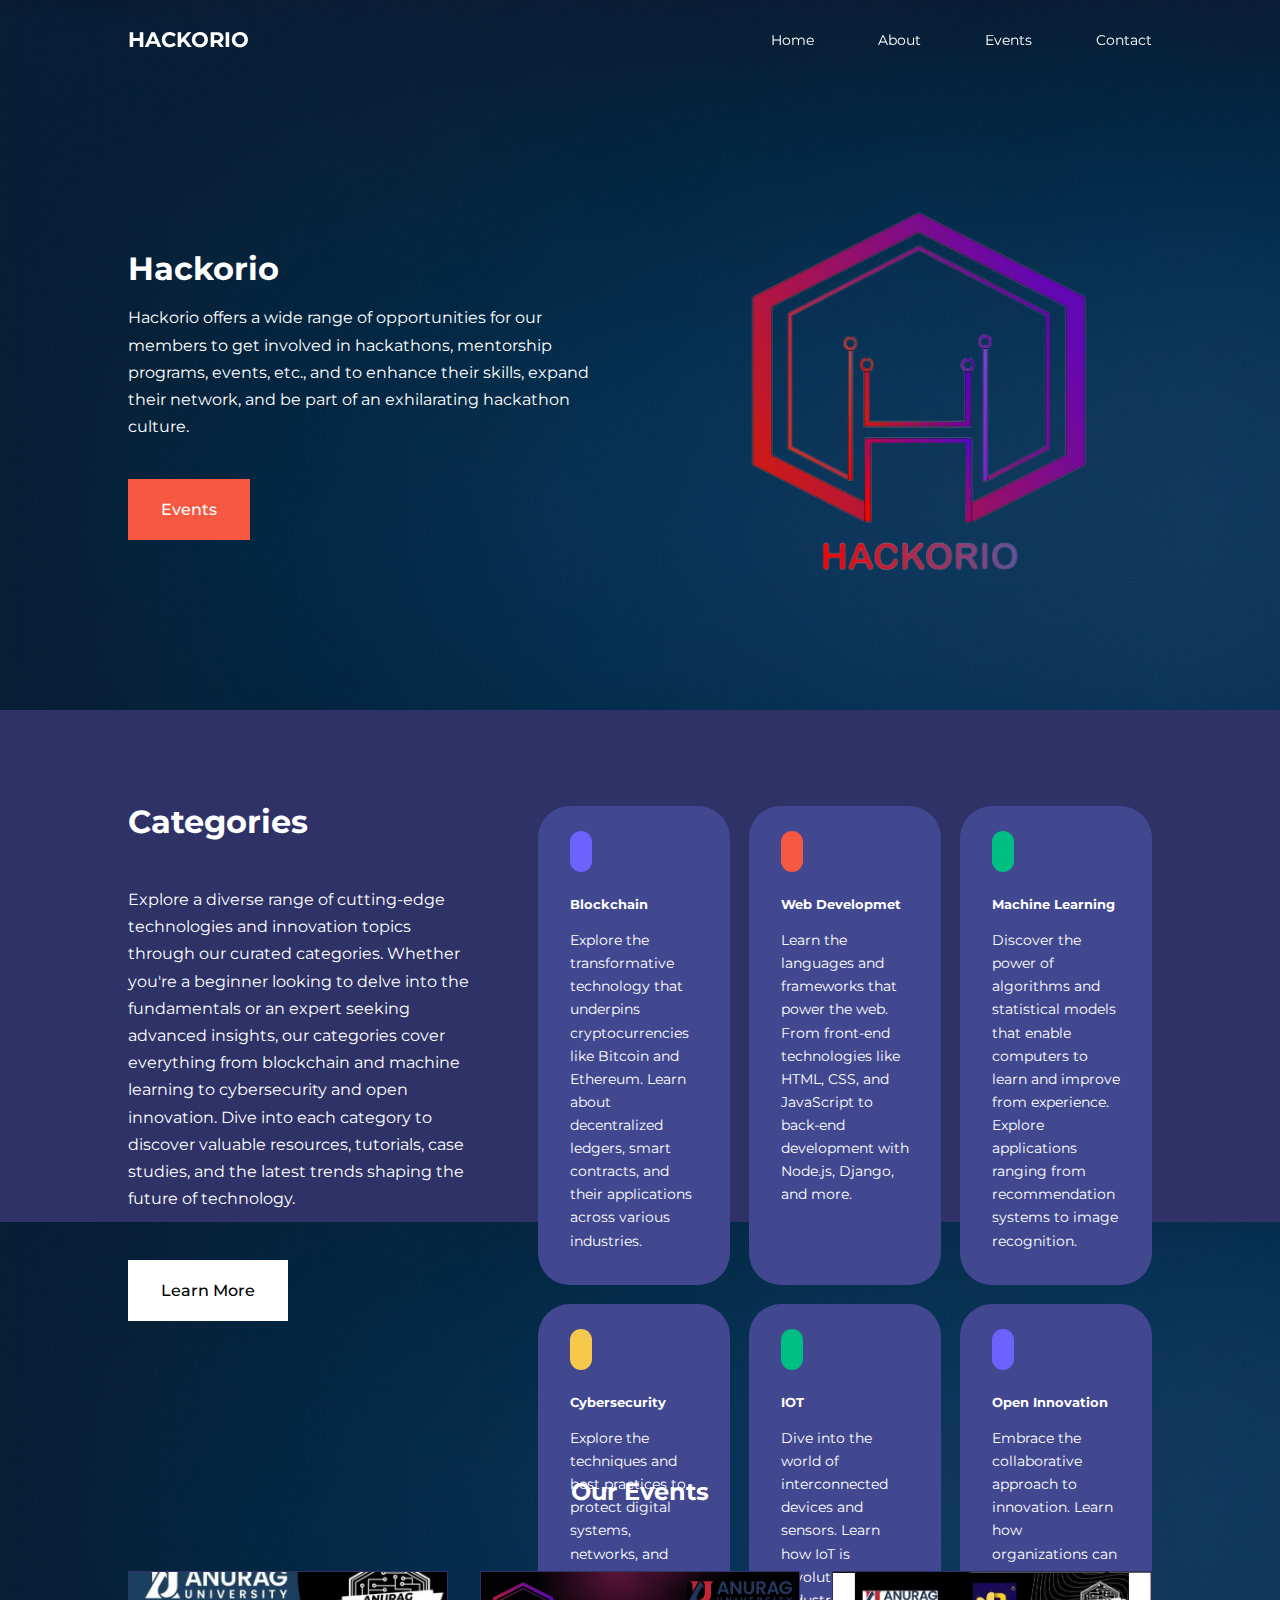
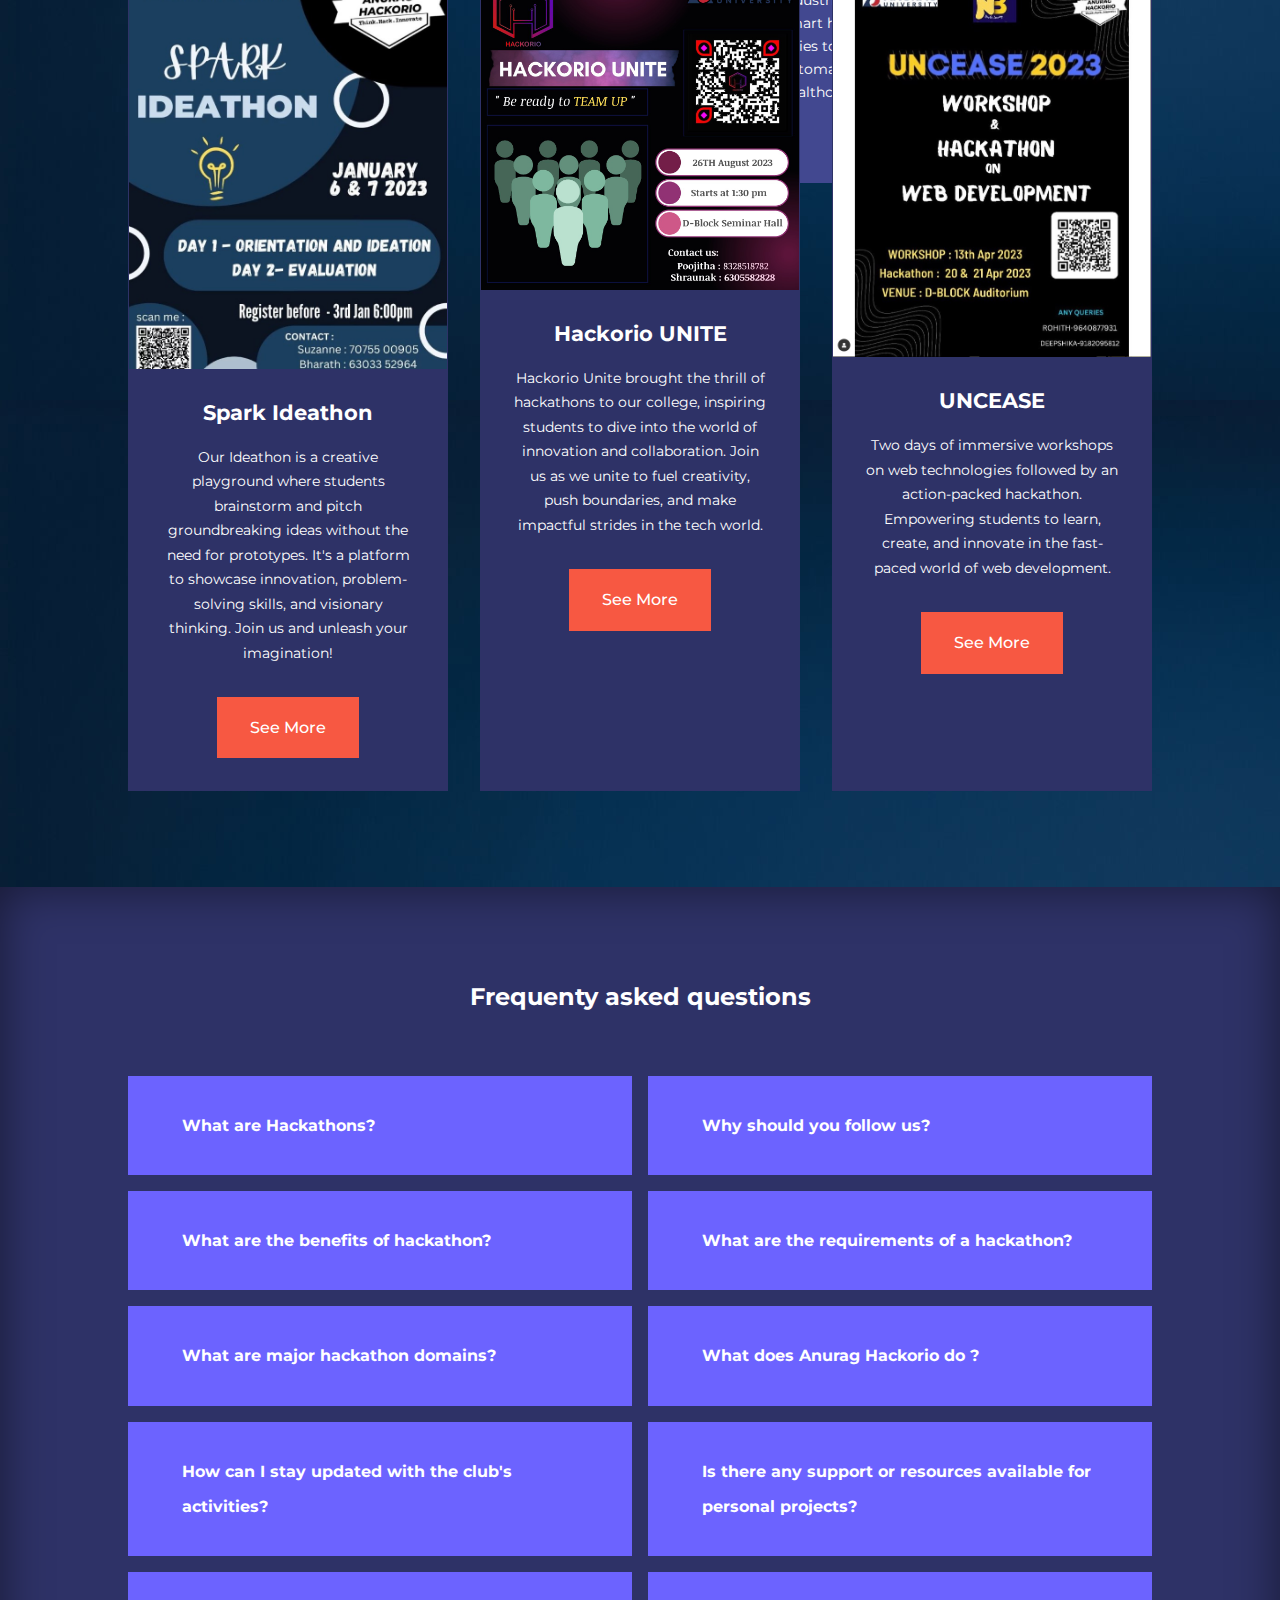
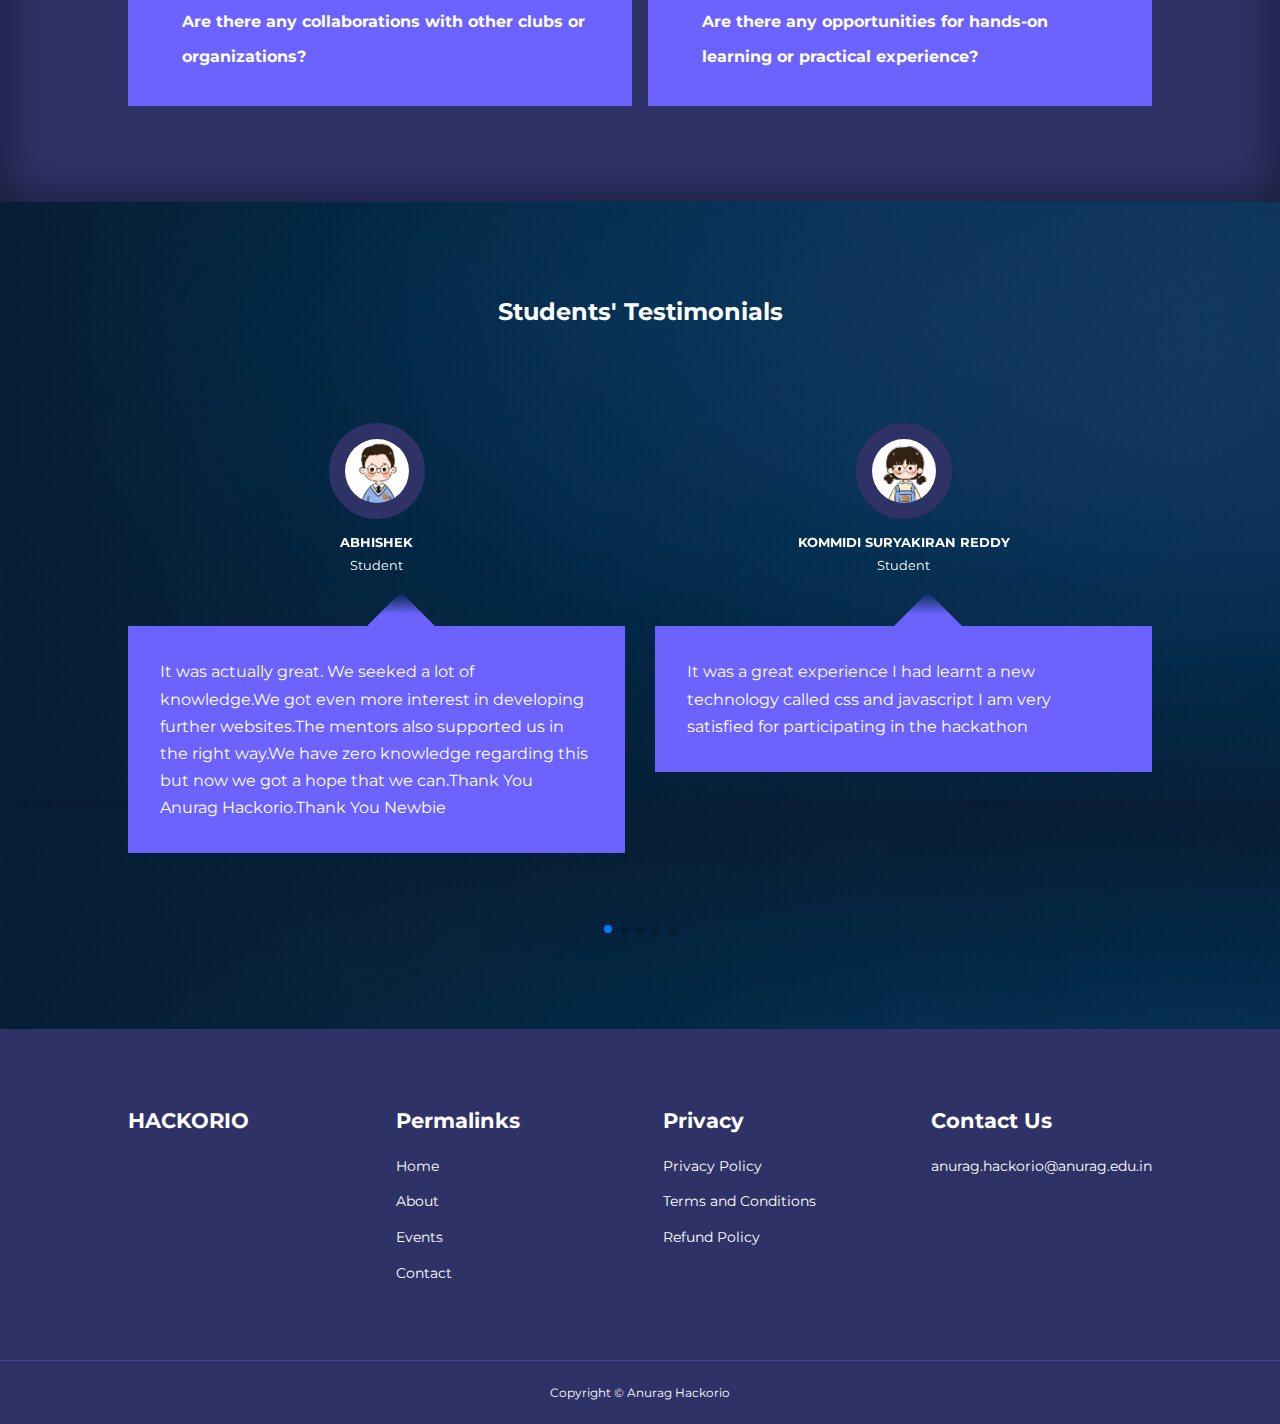
<file: index.html>
<!DOCTYPE html>
<html lang="en">
<head>
    <meta charset="UTF-8">
    <meta name="viewport" content="width=device-width, initial-scale=1.0">
    <title>Anurag Hackorio</title>
    <link rel="icon" type="image/x-icon" href="./images/Hackorio_logo.png">
    <!-- ICONSCOUT CDN -->
    <link rel="stylesheet" href="https://unicons.iconscout.com/release/v2.1.6/css/unicons.css">
    <!-- MONTSERRAT FONT -->
    <link rel="preconnect" href="https://fonts.googleapis.com">
<link rel="preconnect" href="https://fonts.gstatic.com" crossorigin>
<link href="https://fonts.googleapis.com/css2?family=Montserrat:ital,wght@0,100..900;1,100..900&display=swap" rel="stylesheet">

<!-- SWIPER JS -->
<link
  rel="stylesheet"
  href="https://cdn.jsdelivr.net/npm/swiper@11/swiper-bundle.min.css"
/>

    <link rel="stylesheet" href="./css/style.css">
<style>
    body {
        background-image: url("./images/bg1.jpg ");
    }
</style>





</head>
<body>
    <nav>
        <div class="container nav__container">
            <a href="index.html"><h4>HACKORIO</h4></a>
            <ul class="nav_menu">
                <li><a href="index.html">Home</a></li>
                <li><a href="about.html">About</a></li>
                <li><a href="events.html">Events</a></li>
                <li><a href="contact.html">Contact</a></li>
            </ul>
            <button id="open-menu-btn"><i class="uil uil-bars"></i></button>
            <button id="close-menu-btn"><i class="uil uil-multiply"></i></button>

        </div>
    </nav>
    <!-- END OF NAVBAR -->
    <header>
        <div class="container header__container">
            <div class="header__left">
                <h1>Hackorio</h1>
                <p>
                    Hackorio offers a wide range of
opportunities for our members to get
involved in hackathons, mentorship programs,
events, etc., and to enhance their skills,
expand their network, and
be part of an exhilarating hackathon culture.
                </p>
                <a href="events.html" class="btn btn-primary">Events</a>
            </div>
            <div class="header__right">
                <div class="header__rig">
                    <img src="./images/Hackorio_logo.png">
                </div>
            </div>
        </div>
    </header>

    <!-- End of Header -->


    <section class="categories">
        <div class="container categories__container">
            <div class="categories__left">
                <h1>Categories</h1>
                <p>
                    Explore a diverse range of cutting-edge technologies and innovation topics through our curated categories. Whether you're a beginner looking to delve into the fundamentals or an expert seeking advanced insights, our categories cover everything from blockchain and machine learning to cybersecurity and open innovation. Dive into each category to discover valuable resources, tutorials, case studies, and the latest trends shaping the future of technology.

                </p>
                <a href="#" class="btn">Learn More</a>
            </div>
            <div class="categories__right">
                <article class="category">
                    <span class="category__icon"><i class="uil uil-bitcoin-circle"></i></span>
                        <h5>Blockchain</h5>
                        <p>
                            Explore the transformative technology that underpins cryptocurrencies like Bitcoin and Ethereum. Learn about decentralized ledgers, smart contracts, and their applications across various industries.
                        </p>
                    
                </article>

                <article class="category">
                    <span class="category__icon">
                        <i class="uil uil-code-branch"></i></span>
                        <h5>Web Developmet</h5>
                        <p>
                            Learn the languages and frameworks that power the web. From front-end technologies like HTML, CSS, and JavaScript to back-end development with Node.js, Django, and more.                        </p>
                    
                </article>

                <article class="category">
                    <span class="category__icon">
                        <i class="uil uil-robot"></i></span>
                        <h5>Machine Learning</h5>
                        <p>
                            Discover the power of algorithms and statistical models that enable computers to learn and improve from experience. Explore applications ranging from recommendation systems to image recognition.                        </p>
                    
                </article>

                <article class="category">
                    <span class="category__icon">
                        <i class="uil uil-shield"></i></span>
                        <h5>Cybersecurity</h5>
                        <p>
                            Explore the techniques and best practices to protect digital systems, networks, and data from cyber threats. Understand concepts like encryption, penetration testing, and risk management.                        </p>
                
                </article>

                <article class="category">
                    <span class="category__icon">
                        <i class="uil uil-globe"></i></span>
                        <h5>IOT</h5>
                        <p>
                            Dive into the world of interconnected devices and sensors. Learn how IoT is revolutionizing industries, from smart homes and cities to industrial automation and healthcare.                        </p>
                    
                </article>

                <article class="category">
                    <span class="category__icon">
                        <i class="uil uil-brain"></i></span>
                        <h5>Open Innovation</h5>
                        <p>
                            Embrace the collaborative approach to innovation. Learn how organizations can leverage external ideas, technologies, and partnerships to drive growth and solve complex challenges.                        </p>
                
                </article>
            </div>
        </div>
    </section>
<!-- End OF Categories -->

<section class="events">
    <h2>Our Events</h2>
    <div class="container events__container">
        <article class="event">
            <div class="event_image">
                <img src="./images/ideathon.jpg" >
            </div>
            <div class="event__Info">
                <h4>Spark Ideathon</h4>
            <p>
                Our Ideathon is a creative playground where students brainstorm and pitch groundbreaking ideas without the need for prototypes. It's a platform to showcase innovation, problem-solving skills, and visionary thinking. Join us and unleash your imagination!
            </p>
            <a href="events.html" class="btn btn-primary">See More</a>
            </div>
        </article>

        <article class="event">
            <div class="event__image">

                <img src="./images/unite.jpg" >
            </div>
            <div class="event__Info">
                <h4>Hackorio UNITE</h4>
            <p>
                Hackorio Unite brought the thrill of hackathons to our college, inspiring students to dive into the world of innovation and collaboration. Join us as we unite to fuel creativity, push boundaries, and make impactful strides in the tech world.
            </p>
            <a href="events.html" class="btn btn-primary">See More</a>
            </div>
        </article>

        <article class="event">
            <div class="event_image">
                <img src="./images/uncease.jpg" >
            </div>
            <div class="event__Info">
                <h4>UNCEASE</h4>
            <p>
                Two days of immersive workshops on web technologies followed by an action-packed hackathon. Empowering students to learn, create, and innovate in the fast-paced world of web development.
            </p>
            <a href="events.html" class="btn btn-primary">See More</a>
            </div>
        </article>
    </div>


</section>

<!-- END OF EVENTS -->
<!-- Start OF faqs -->




<section class="faqs">
    <h2>Frequenty asked questions</h2>
        <div class="container faqs__container">
        <article class="faq">
            <div class="faq__icon"><i class="uil uil-plus"></i></div>
            <div class="question__answer">
                <h4>What are Hackathons?</h4>
                <p>Hackathon brings together individuals with
                    diverse backgrounds and skill sets
                    to collaborate intensively on a specific
                    project or challenge,
                    usually within a limited timeframe,
                    often ranging from a few hours to a few days.</p>
            </div>
        </article>

        <article class="faq">
            <div class="faq__icon"><i class="uil uil-plus"></i></div>
            <div class="question__answer">
                <h4>Why should you follow us?</h4>
                <p>
                    1.Genuine Hackathons <br>
                    2.Engage in our hands-on hackathons for a dynamic learning experience.<br>
                    3.Receive accurate timely notifications about upcoming and ongoing hackathons for the Right Opportunities <br>
                    4.Embrace continuous learning to stay updated with real-world Challenges.<br>
                    5.Personal growth through enhancing communication, speaking ,leadership , teamwork and group discussion abilities <br>
                    6.Unlock Internship Opportunities and Exciting Rewards.
                </p>
            </div>
        </article>

        <article class="faq ">
            <div class="faq__icon"><i class="uil uil-plus"></i></div>
            <div class="question__answer">
                <h4>What are the benefits of hackathon?</h4>
                <p>
                    Hackathons play a pivotal role in today's innovation ecosystem for several reasons:<br>
● Rapid Problem Solving <br>
● Learning and Skill Development<br>
● Networking<br>
● Innovation and Ideation<br>
● Resume Boost<br>
● Cross-Disciplinary Collaboration
                </p>
            </div>
        </article>

        <article class="faq">
            <div class="faq__icon"><i class="uil uil-plus"></i></div>
            <div class="question__answer">
                <h4>What are the requirements of a hackathon?</h4>
                <p>
                    ● Thorough Research<br>
● Communication Skills<br>
● Time Management<br>
● Enthusiastic Team<br>
● Plan of action<br>
● Technical Skills
                </p>
            </div>
            
        </article>

        <article class="faq">
            <div class="faq__icon"><i class="uil uil-plus"></i></div>
            <div class="question__answer">
                <h4>What are major hackathon domains?</h4>
                <p>● Web Development<br>
                    ● Mobile App Development<br>
                    ● Artificial Intelligence and<br>
                    Machine Learning<br>
                    ● Data Science<br>
                    ● Internet of Things (IoT)<br>
                    ● Virtual Reality (VR) and
                    Augmented Reality (AR)<br>
                    ● Blockchain</p>
            </div>
        </article>

        <article class="faq">
            <div class="faq__icon"><i class="uil uil-plus"></i></div>
            <div class="question__answer">
                <h4>What does Anurag Hackorio do ?</h4>
                <p>Our club offers a wide range of
                    opportunities for our members to get
                    involved in hackathons, mentorship programs,
                    events, etc., and to enhance their skills,
                    expand their network, and
                    be part of an exhilarating hackathon culture. </p>
            </div>
            
        </article>

        <article class="faq">
            <div class="faq__icon"><i class="uil uil-plus"></i></div>
            <div class="question__answer">
                <h4>How can I stay updated with the club's activities?</h4>
                <p>
                    To Connect with us, Join our Whatsapp Community. We are also available on Linkedin and Instagram. 
                </p>
            </div>
        
        </article>

        <article class="faq">
            <div class="faq__icon"><i class="uil uil-plus"></i></div>
            <div class="question__answer">
                <h4>Is there any support or resources available for personal projects?</h4>
                <p>
                    Absolutely! We offer support and resources for personal projects and research. Get in touch with us for assistance!
                </p>
            </div>
            
        </article>

        <article class="faq">
            <div class="faq__icon"><i class="uil uil-plus"></i></div>
            <div class="question__answer">
                <h4>Are there any collaborations with other clubs or organizations?</h4>
                <p>We collaborate with various clubs to enhance the hackathon experience and foster a more effective learning environment."</p>
            </div>
            
        </article>

        <article class="faq">
            <div class="faq__icon"><i class="uil uil-plus"></i></div>
            <div class="question__answer">
                <h4>Are there any opportunities for hands-on learning or practical experience?</h4>
                <p>Yes, we offer numerous opportunities for hands-on learning and practical experience. From workshops and projects to competitions and hackathons, our club provides a dynamic environment where students can apply their skills in real-world scenarios.</p>
            </div>
            
        </article>


    </div>
</section>
<!-- ===========================END OF FAQS============================ -->







<section class="container testimonials__container mySwiper">
    <h2>Students' Testimonials</h2>
    <div class="swiper-wrapper">
        <article class="testimonial swiper-slide">
            <div class="avatar">
                <img src="./images/student1.jpg">
            </div>
            <div class="testimonial__info">
                <h5>ABHISHEK </h5>
                <small>Student</small>
            </div>
            <div class="testimonial__body">
                <p>It was actually great. We seeked a lot of knowledge.We got even more interest in developing 
                    further websites.The mentors also supported us in the right way.We have zero knowledge regarding this but now we got a hope that we can.Thank You Anurag Hackorio.Thank You Newbie</p>
            </div>
        </article>

        <article class="testimonial swiper-slide">
            <div class="avatar">
                <img src="./images/student2.jpg">
            </div>
            <div class="testimonial__info">
                <h5>KOMMIDI SURYAKIRAN REDDY </h5>
                <small>Student</small>
            </div>
            <div class="testimonial__body">
                <p>It was a great experience
                    I had learnt a new technology called css and javascript
                    I am very satisfied for participating in the hackathon </p>
            </div>
        </article>

        <article class="testimonial swiper-slide">
            <div class="avatar">
                <img src="./images/student2.jpg">
            </div>
            <div class="testimonial__info">
                <h5>SMRUTI REKHA PRADHAN </h5>
                <small>Student
                </small>
            </div>
            <div class="testimonial__body">
                <p>It was a great experience. I have learnt many skills and new technologies and made new connections as well.</p>
            </div>
        </article>

        <article class="testimonial swiper-slide">
            <div class="avatar">
                <img src="./images/student1.jpg">
            </div>
            <div class="testimonial__info">
                <h5>ANUSHA ARUMUGAM</h5>
                <small>Student</small>
            </div>
            <div class="testimonial__body">
                <p>It was a fabulous experience. Each one of us got to learn some new and exciting. I hope we have such hackathons in the future too.</p>
            </div>
        </article>

        <article class="testimonial swiper-slide">
            <div class="avatar">
                <img src="./images/student2.jpg">
            </div>
            <div class="testimonial__info">
                <h5>GARAGA JAGADISH BAPANNA</h5>
                <small>Student</small>
            </div>
            <div class="testimonial__body">
                <p>I have gained some experience by participating in this hackathon.. And i have developed some of my skills on html and css.. </p>
            </div>
        </article>

        <article class="testimonial swiper-slide">
            <div class="avatar">
                <img src="./images/student1.jpg">
            </div>
            <div class="testimonial__info">
                <h5>SHRUTHI CHINTAKAYALA </h5>
                <small>Student</small>
            </div>
            <div class="testimonial__body">
                <p>It was very good.
The mentors were really friendly and ready to help.They even provided ideas on how we can further improve.
It was really great to be a part of the hackathon </p>
            </div>
        </article>
    </div>
    <div class="swiper-pagination"></div>
</section>

<!-- END OF TESTIMONIALS -->
<!-- FOOTER SECTION -->
<footer class="footer">
    <div class="container footer__container">
        <div class="footer__1">
            <a href="index.html" class="footer__logo"><h4>HACKORIO</h4></a>
            <p>
            </p>
        </div>
        <div class="footer__2">
            <h4>Permalinks</h4>
            <ul class="permalinks">
                <li><a href="index.html">Home</a></li>
                <li><a href="about.html">About</a></li>
                <li><a href="events.html">Events</a></li>
                <li><a href="contact.html">Contact</a></li>
            </ul>
        </div>
        <div class="footer__3">
            <h4>Privacy</h4>
            <ul class="privacy">
                <li><a href="#">Privacy Policy</a></li>
                <li><a href="#">Terms and Conditions</a></li>
                <li><a href="#">Refund Policy</a></li>
            </ul>
        </div>
        <div class="footer__4">
            <h4>Contact Us</h4>
            <div>
<!--                 <p>+000000000000</p> -->
                <p>anurag.hackorio@anurag.edu.in</p>
            </div>
        <ul class="footer__socials">
        <li><a href="#"><i class="uil uil-facebook-f"></i></a></li>
        <li><a href="https://www.instagram.com/anurag.hackorio?igsh=bTJra3JhMHphMTRn"><i class="uil uil-instagram-alt"></i></a></li>
        <li><a href="#"><i class="uil uil-twitter"></i></a></li>
        <li><a href="https://www.linkedin.com/company/anurag-hackorio/mycompany/"><i class="uil uil-linkedin-alt"></i></a></li>
    </ul>
        </div>
    </div>
    <div class="footer__copyright">
        <small>Copyright &copy; Anurag Hackorio</small>
    </div>
</footer>

<!--END OF FOOTER  -->



<script src="./main.js" ></script>
<script src="https://cdn.jsdelivr.net/npm/swiper@11/swiper-bundle.min.js"></script>

<script>
    var swiper = new Swiper(".mySwiper", {
      slidesPerView: 1,
      spaceBetween: 30,
      pagination: {
        el: ".swiper-pagination",
        clickable: true,
      },
      //when screen width is >600px
      breakpoints: {
        600: {
            slidesPerView: 2
        }
      }
    });
</script>





</body>
</html>
</file>
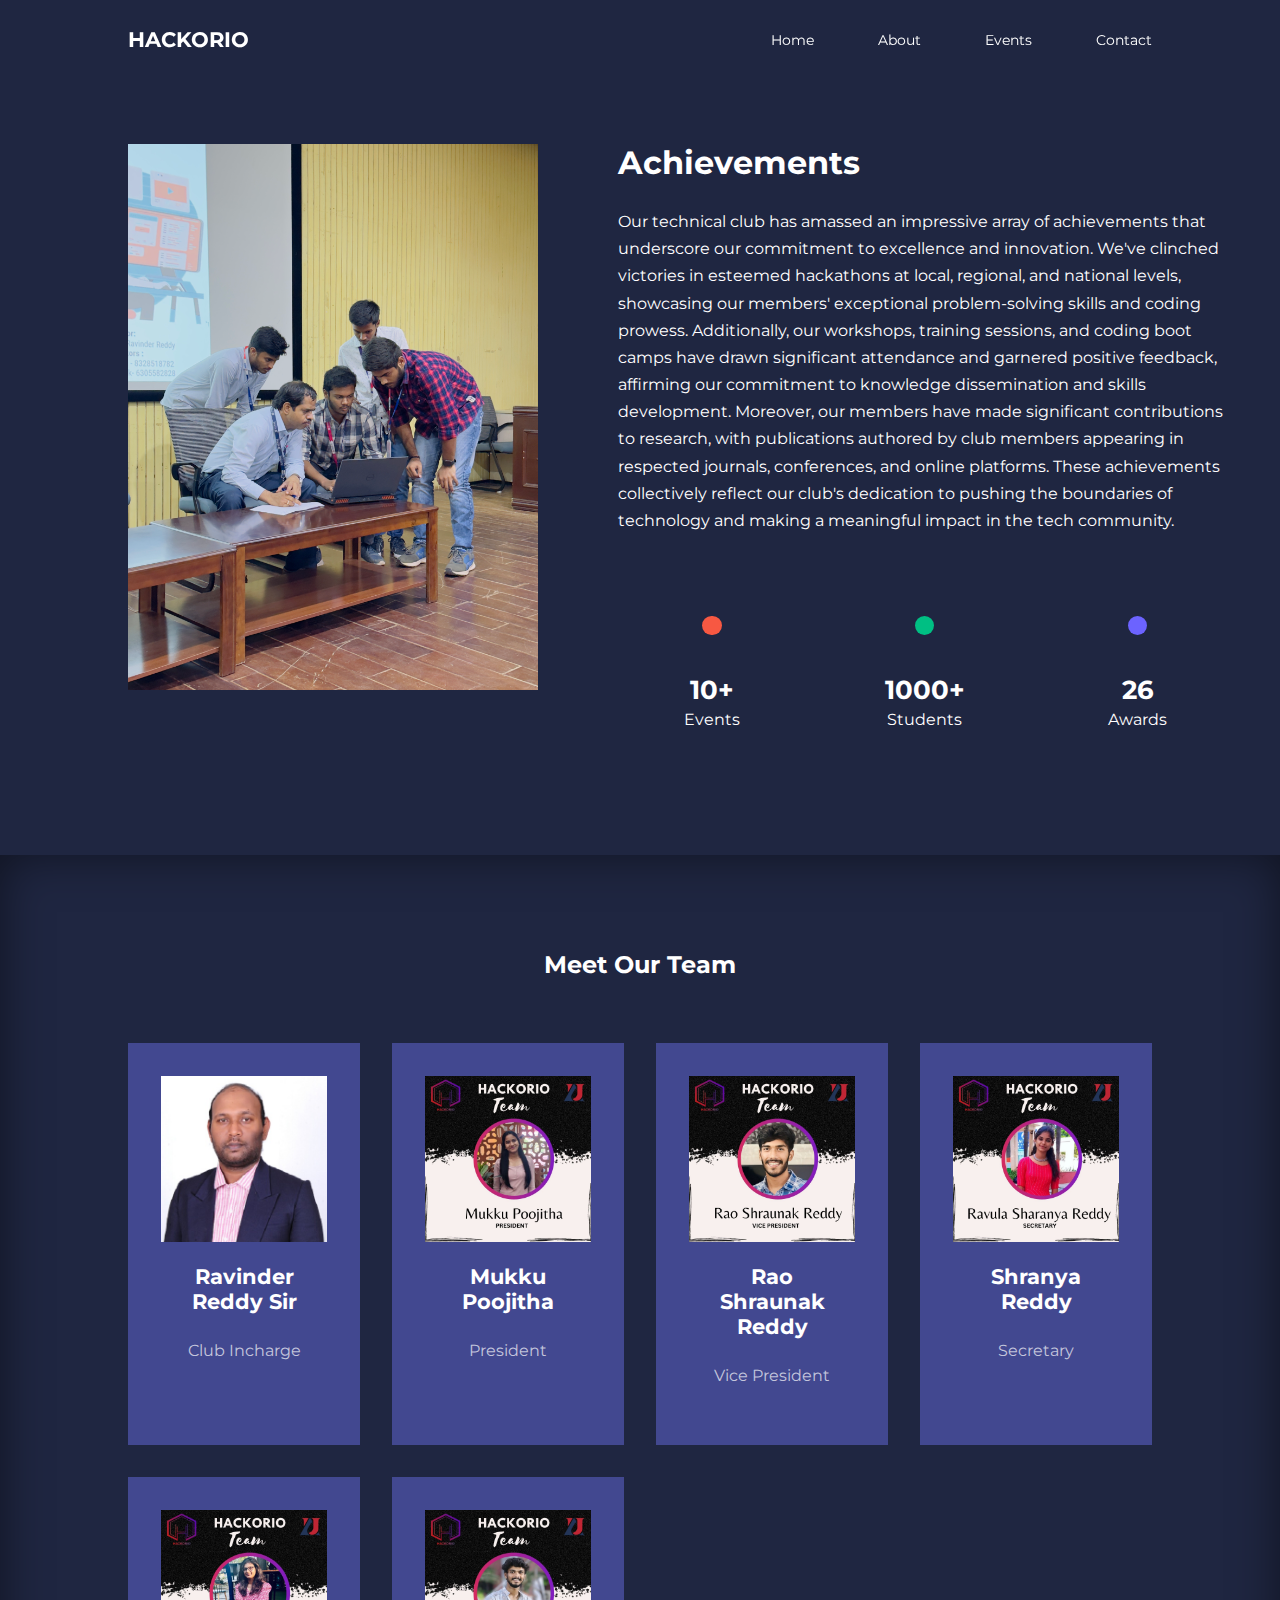
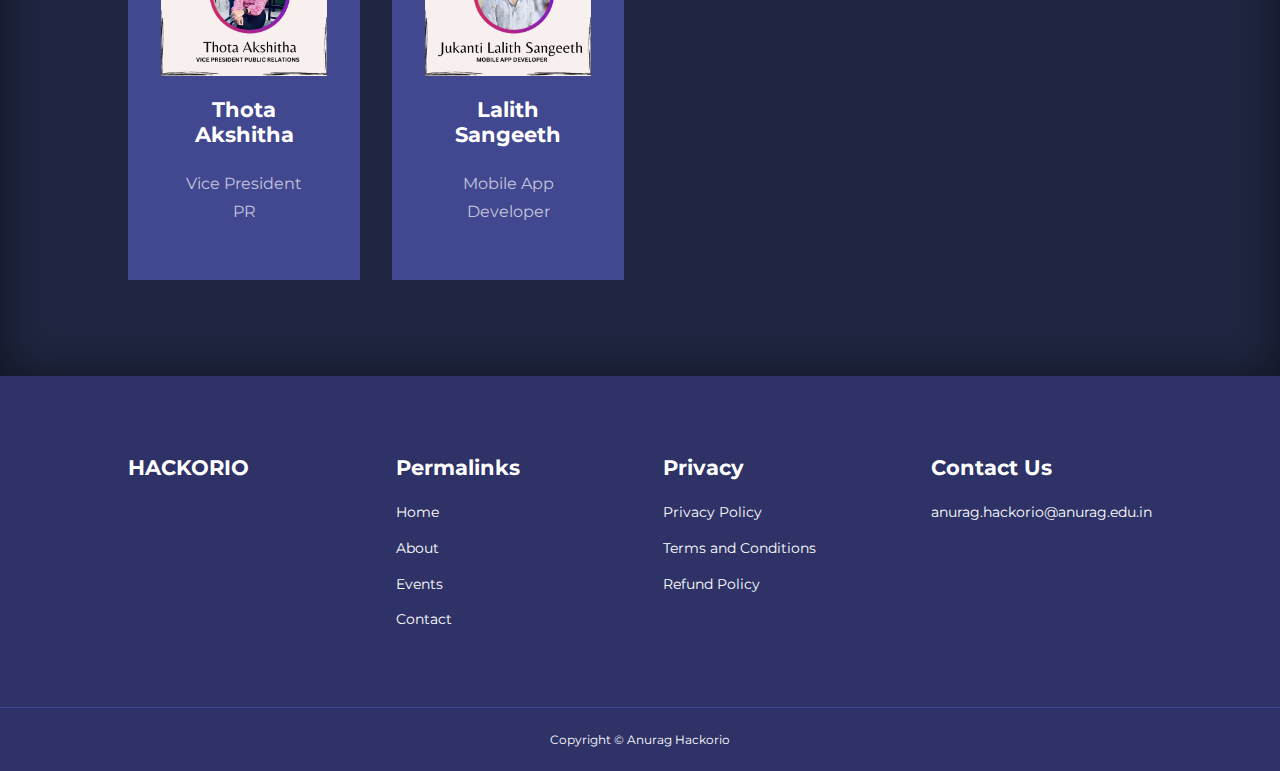
<file: about.html>
<!DOCTYPE html>
<html lang="en">
<head>
    <meta charset="UTF-8">
    <meta name="viewport" content="width=device-width, initial-scale=1.0">
    <title>Anurag Hackorio</title>
    <!-- ICONSCOUT CDN -->
    <link rel="stylesheet" href="https://unicons.iconscout.com/release/v2.1.6/css/unicons.css">
    <!-- MONTSERRAT FONT -->
    <link rel="preconnect" href="https://fonts.googleapis.com">
<link rel="preconnect" href="https://fonts.gstatic.com" crossorigin>
<link href="https://fonts.googleapis.com/css2?family=Montserrat:ital,wght@0,100..900;1,100..900&display=swap" rel="stylesheet">


    <link rel="stylesheet" href="./css/style.css">
    <link rel="stylesheet" href="./css/about.css">
</head>
<body>
    <nav>
        <div class="container nav__container">
            <a href="index.html"><h4>HACKORIO</h4></a>
            <ul class = "nav_menu">
                <li><a href="index.html">Home</a></li>
                <li><a href="about.html">About</a></li>
                <li><a href="events.html">Events</a></li>
                <li><a href="contact.html">Contact</a></li>
            </ul>
            <button id="open-menu-btn"><i class="uil uil-bars"></i></button>
            <button id="close-menu-btn"><i class="uil uil-multiply"></i></button>

        </div>
    </nav>

<!-- Achievements -->
<section class="about__achievements">
    <div class="container about__achievements-container">
        <div class="about__achievements-left">
            <img src="./images/achievements.DNG">
        </div>
        <div class="about__achievements-right">
            <h1>Achievements</h1>
            <p>Our technical club has amassed an impressive array of achievements that underscore our commitment to excellence and innovation. We've clinched victories in esteemed hackathons at local, regional, and national levels, showcasing our members' exceptional problem-solving skills and coding prowess. Additionally, our workshops, training sessions, and coding boot camps have drawn significant attendance and garnered positive feedback, affirming our commitment to knowledge dissemination and skills development. Moreover, our members have made significant contributions to research, with publications authored by club members appearing in respected journals, conferences, and online platforms. These achievements collectively reflect our club's dedication to pushing the boundaries of technology and making a meaningful impact in the tech community.</p>
            <div class="achievements__cards">
                <article class="achievement__card">
                    <span class="achievement__icon"><i class="uil uil-video"></i></span>
                    <h3>10+</h3>
                    <p>Events</p>
                </article>

                <article class="achievement__card">
                    <span class="achievement__icon"><i class="uil uil-user"></i></span>
                    <h3>1000+</h3>
                    <p>Students</p>
                </article>

                <article class="achievement__card">
                    <span class="achievement__icon"><i class="uil uil-award"></i></span>
                    <h3>26</h3>
                    <p>Awards</p>
                </article>
            </div>
        </div>
    </div>
</section>

<!-- END OF ACHIEVEMENTS -->
<!-- MEET THE TEAM -->

<section class="team">
    <h2>Meet Our Team</h2>
    <div class="container team__container">
        <article class="team__member">
            <div class="team__member-image">
                <img src="./images/mentor.jpg">
            </div>
            <div class="team__member-info">
                <h4>Ravinder Reddy Sir</h4>
                <p>Club Incharge</p>
            </div>
            <div class="team__member-socials">
                <a href="https://www.instagram.com/poojitha_reddy6?igsh=MXNiaXdzZ2I1aWtiag==" target="_blank"><i class="uil uil-instagram"></i></a>
                <a href="https://twitter.com" target="_blank"><i class="uil uil-twitter-alt"></i></a>
                <a href="https://www.linkedin.com/in/poojitha-mukku-139979248/" target="_blank"><i class="uil uil-linkedin-alt"></i></a>
            </div>
        </article>
        <article class="team__member">
            <div class="team__member-image">
                <img src="./images/member-1.jpg">
            </div>
            <div class="team__member-info">
                <h4>Mukku Poojitha</h4>
                <p>President</p>
            </div>
            <div class="team__member-socials">
                <a href="https://www.instagram.com/poojitha_reddy6?igsh=MXNiaXdzZ2I1aWtiag==" target="_blank"><i class="uil uil-instagram"></i></a>
                <a href="https://twitter.com" target="_blank"><i class="uil uil-twitter-alt"></i></a>
                <a href="https://www.linkedin.com/in/poojitha-mukku-139979248/" target="_blank"><i class="uil uil-linkedin-alt"></i></a>
            </div>
        </article>


        <article class="team__member">
            <div class="team__member-image">
                <img src="./images/member-2.jpg">
            </div>
            <div class="team__member-info">
                <h4>Rao Shraunak Reddy</h4>
                <p>Vice President</p>
            </div>
            <div class="team__member-socials">
                <a href="https://www.instagram.com" target="_blank"><i class="uil uil-instagram"></i></a>
                <a href="https://twitter.com" target="_blank"><i class="uil uil-twitter-alt"></i></a>
                <a href="https://www.linkedin.com/in/rao-shraunak-reddy-452a9225a/" target="_blank"><i class="uil uil-linkedin-alt"></i></a>
            </div>
        </article>

        <article class="team__member">
            <div class="team__member-image">
                <img src="./images/member-3.jpg">
            </div>
            <div class="team__member-info">
                <h4>Shranya Reddy</h4>
                <p>Secretary</p>
            </div>
            <div class="team__member-socials">
                <a href="https://www.instagram.com/poojitha_reddy6?igsh=MXNiaXdzZ2I1aWtiag==" target="_blank"><i class="uil uil-instagram"></i></a>
                <a href="https://twitter.com" target="_blank"><i class="uil uil-twitter-alt"></i></a>
                <a href="https://www.linkedin.com/in/ravula-sharanya-reddy-19ab2a268/" target="_blank"><i class="uil uil-linkedin-alt"></i></a>
            </div>
        </article>


        <article class="team__member">
            <div class="team__member-image">
                <img src="./images/member-4.jpg">
            </div>
            <div class="team__member-info">
                <h4>Thota Akshitha</h4>
                <p>Vice President PR</p>
            </div>
            <div class="team__member-socials">
                <a href="https://www.instagram.com/akshitha_reddii?igsh=a2kyZHY3bXNzbnk2" target="_blank"><i class="uil uil-instagram"></i></a>
                <a href="https://twitter.com" target="_blank"><i class="uil uil-twitter-alt"></i></a>
                <a href="https://www.linkedin.com/in/thota-akshitha-03bb84242/" target="_blank"><i class="uil uil-linkedin-alt"></i></a>
            </div>
        </article>


        <article class="team__member">
            <div class="team__member-image">
                <img src="./images/member-5.jpg">
            </div>
            <div class="team__member-info">
                <h4>Lalith Sangeeth</h4>
                <p>Mobile App Developer</p>
            </div>
            <div class="team__member-socials">
                <a href="https://www.instagram.com/mr_lalith_07__?igsh=MTJmb28weXlscWdxcQ==" target="_blank"><i class="uil uil-instagram"></i></a>
                <a href="https://twitter.com" target="_blank"><i class="uil uil-twitter-alt"></i></a>
                <a href="https://www.linkedin.com/in/lalith-sangeeth-jukanti-845857275/" target="_blank"><i class="uil uil-linkedin-alt"></i></a>
            </div>
        </article>
    </div>
</section>






<!-- END OF TEAM -->





















<footer class="footer">
    <div class="container footer__container">
        <div class="footer__1">
            <a href="index.html" class="footer__logo"><h4>HACKORIO</h4></a>
            <p>
            </p>
        </div>
        <div class="footer__2">
            <h4>Permalinks</h4>
            <ul class="permalinks">
                <li><a href="index.html">Home</a></li>
                <li><a href="about.html">About</a></li>
                <li><a href="events.html">Events</a></li>
                <li><a href="contact.html">Contact</a></li>
            </ul>
        </div>
        <div class="footer__3">
            <h4>Privacy</h4>
            <ul class="privacy">
                <li><a href="#">Privacy Policy</a></li>
                <li><a href="#">Terms and Conditions</a></li>
                <li><a href="#">Refund Policy</a></li>
            </ul>
        </div>
        <div class="footer__4">
            <h4>Contact Us</h4>
            <div>
<!--                 <p>+000000000000</p> -->
                <p>anurag.hackorio@anurag.edu.in</p>
            </div>
        <ul class="footer__socials">
        <li><a href="#"><i class="uil uil-facebook-f"></i></a></li>
        <li><a href="https://www.instagram.com/anurag.hackorio?igsh=bTJra3JhMHphMTRn"><i class="uil uil-instagram-alt"></i></a></li>
        <li><a href="#"><i class="uil uil-twitter"></i></a></li>
        <li><a href="https://www.linkedin.com/company/anurag-hackorio/mycompany/"><i class="uil uil-linkedin-alt"></i></a></li>
    </ul>
        </div>
    </div>
    <div class="footer__copyright">
        <small>Copyright &copy; Anurag Hackorio</small>
    </div>
</footer>

<!--END OF FOOTER  -->



<script src="main.js" ></script>


</body>
</html>
</file>
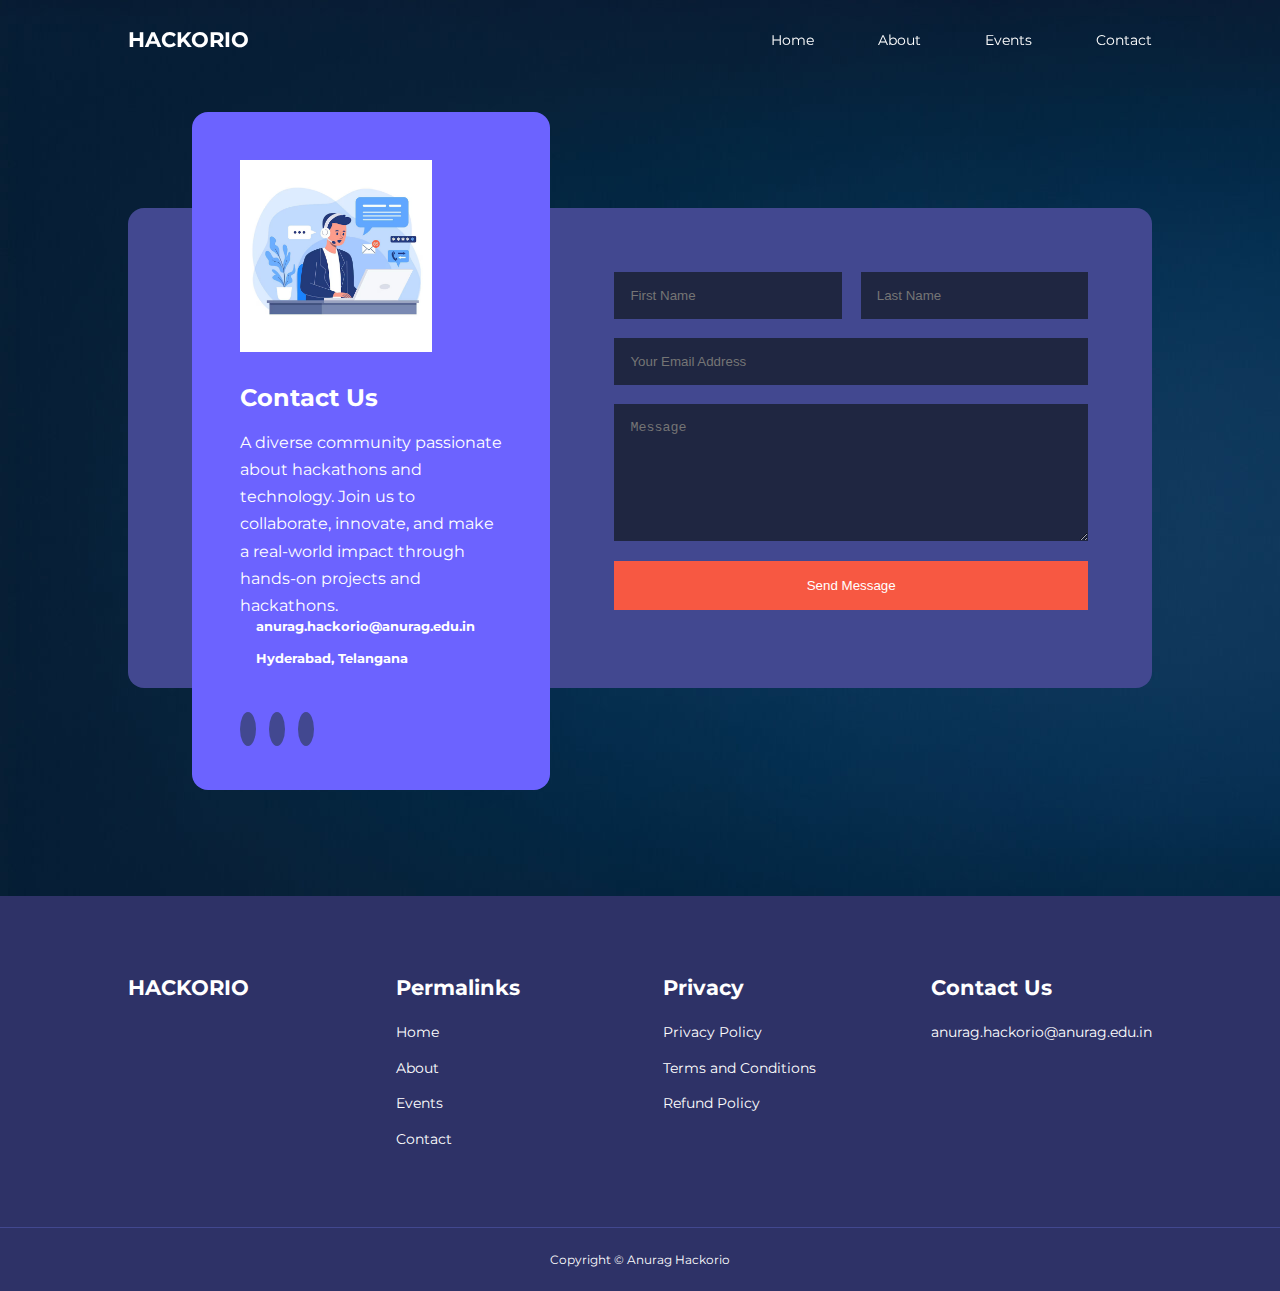
<file: contact.html>
<!DOCTYPE html>
<html lang="en">
<head>
    <meta charset="UTF-8">
    <meta name="viewport" content="width=device-width, initial-scale=1.0">
    <title>Anurag Hackorio</title>
    <!-- ICONSCOUT CDN -->
    <link rel="stylesheet" href="https://unicons.iconscout.com/release/v2.1.6/css/unicons.css">
    <!-- MONTSERRAT FONT -->
    <link rel="preconnect" href="https://fonts.googleapis.com">
<link rel="preconnect" href="https://fonts.gstatic.com" crossorigin>
<link href="https://fonts.googleapis.com/css2?family=Montserrat:ital,wght@0,100..900;1,100..900&display=swap" rel="stylesheet">


    <link rel="stylesheet" href="./css/style.css">
    <link rel="stylesheet" href="./css/contact.css">
    <style>
        body {
            background-image: url("./images/bg1.jpg ");
        }
    </style>

</head>
<body>
    <nav>
        <div class="container nav__container">
            <a href="index.html"><h4>HACKORIO</h4></a>
            <ul class = "nav_menu">
                <li><a href="index.html">Home</a></li>
                <li><a href="about.html">About</a></li>
                <li><a href="events.html">Events</a></li>
                <li><a href="contact.html">Contact</a></li>
            </ul>
            <button id="open-menu-btn"><i class="uil uil-bars"></i></button>
            <button id="close-menu-btn"><i class="uil uil-multiply"></i></button>

        </div>
    </nav>

    <section class="contact">
        <div class="container contact__container">
            <aside class="contact__aside">
                <div class="aside__image">
                    <img src="./images/contact.jpg">
                </div>
                <h2>Contact Us</h2>
                <p>
                    A diverse community passionate about hackathons and technology. Join us to collaborate, innovate, and make a real-world impact through hands-on projects and hackathons.

                </p>
                <ul class="contact__details">
<!--                     <li><i class="uil uil-phone-times"></i> -->
<!--                     <h5>+917702722422</h5></li> -->
                    <li><a href="mailto:anurag.hackorio@anurag.edu.in">
                    <i class="uil uil-envelope"></i></a>
                        <h5>anurag.hackorio@anurag.edu.in</h5>
                    </li>
                    <li>
                        <i class="uil uil-location-point"></i>
                        <h5>Hyderabad, Telangana</h5>

                    </li>
                    </ul>
                    <ul class="contact__socials">
                        <li><a href="https://www.instagram.com/anurag.hackorio?igsh=bTJra3JhMHphMTRn"><i class="uil uil-instagram"></i></a></li>
                        <li><a href="https://www.linkedin.com/company/anurag-hackorio/mycompany/"><i class="uil uil-linkedin-alt"></i></a></li>
                        <li><a href="https://chat.whatsapp.com/CPfLP605XpYFvaH7e9272c"><i class="uil uil-whatsapp"></i></a></li>
                    </ul>

            </aside>


            <form action="https://formspree.io/f/xnqebjrp" method="POST" class="contact__form">
                <div class="form__name">
                    <input type="text" name="First Name" placeholder="First Name" required>
                    <input type="text" name="Last Name" placeholder="Last Name" required>
                </div>
                <input type="email" name="Email Address" placeholder="Your Email Address" required>
                <textarea name="Message" rows="7" placeholder="Message" required></textarea>  
                <button type="submit" class="btn btn-primary">Send Message</button>
            </form>



        </div>
    </section>












<footer class="footer">
    <div class="container footer__container">
        <div class="footer__1">
            <a href="index.html" class="footer__logo"><h4>HACKORIO</h4></a>
<!--             <p>Lorem ipsum, dolor sit amet consectetur adipisicing elit. Harum hic consectetur iusto cum. -->
<!--             </p> -->
        </div>
        <div class="footer__2">
            <h4>Permalinks</h4>
            <ul class="permalinks">
                <li><a href="index.html">Home</a></li>
                <li><a href="about.html">About</a></li>
                <li><a href="events.html">Events</a></li>
                <li><a href="contact.html">Contact</a></li>
            </ul>
        </div>
        <div class="footer__3">
            <h4>Privacy</h4>
            <ul class="privacy">
                <li><a href="#">Privacy Policy</a></li>
                <li><a href="#">Terms and Conditions</a></li>
                <li><a href="#">Refund Policy</a></li>
            </ul>
        </div>
        <div class="footer__4">
            <h4>Contact Us</h4>
            <div>
<!--                 <p>+000000000000</p> -->
                <p>anurag.hackorio@anurag.edu.in</p>
            </div>
        <ul class="footer__socials">
        <li><a href="#"><i class="uil uil-facebook-f"></i></a></li>
        <li><a href="https://www.instagram.com/anurag.hackorio?igsh=bTJra3JhMHphMTRn"><i class="uil uil-instagram-alt"></i></a></li>
        <li><a href="#"><i class="uil uil-twitter"></i></a></li>
        <li><a href="https://www.linkedin.com/company/anurag-hackorio/mycompany/"><i class="uil uil-linkedin-alt"></i></a></li>
    </ul>
        </div>
    </div>
    <div class="footer__copyright">
        <small>Copyright &copy; Anurag Hackorio</small>
    </div>
</footer>

<!--END OF FOOTER  -->



<script src="main.js" ></script>


</body>
</html>
</file>
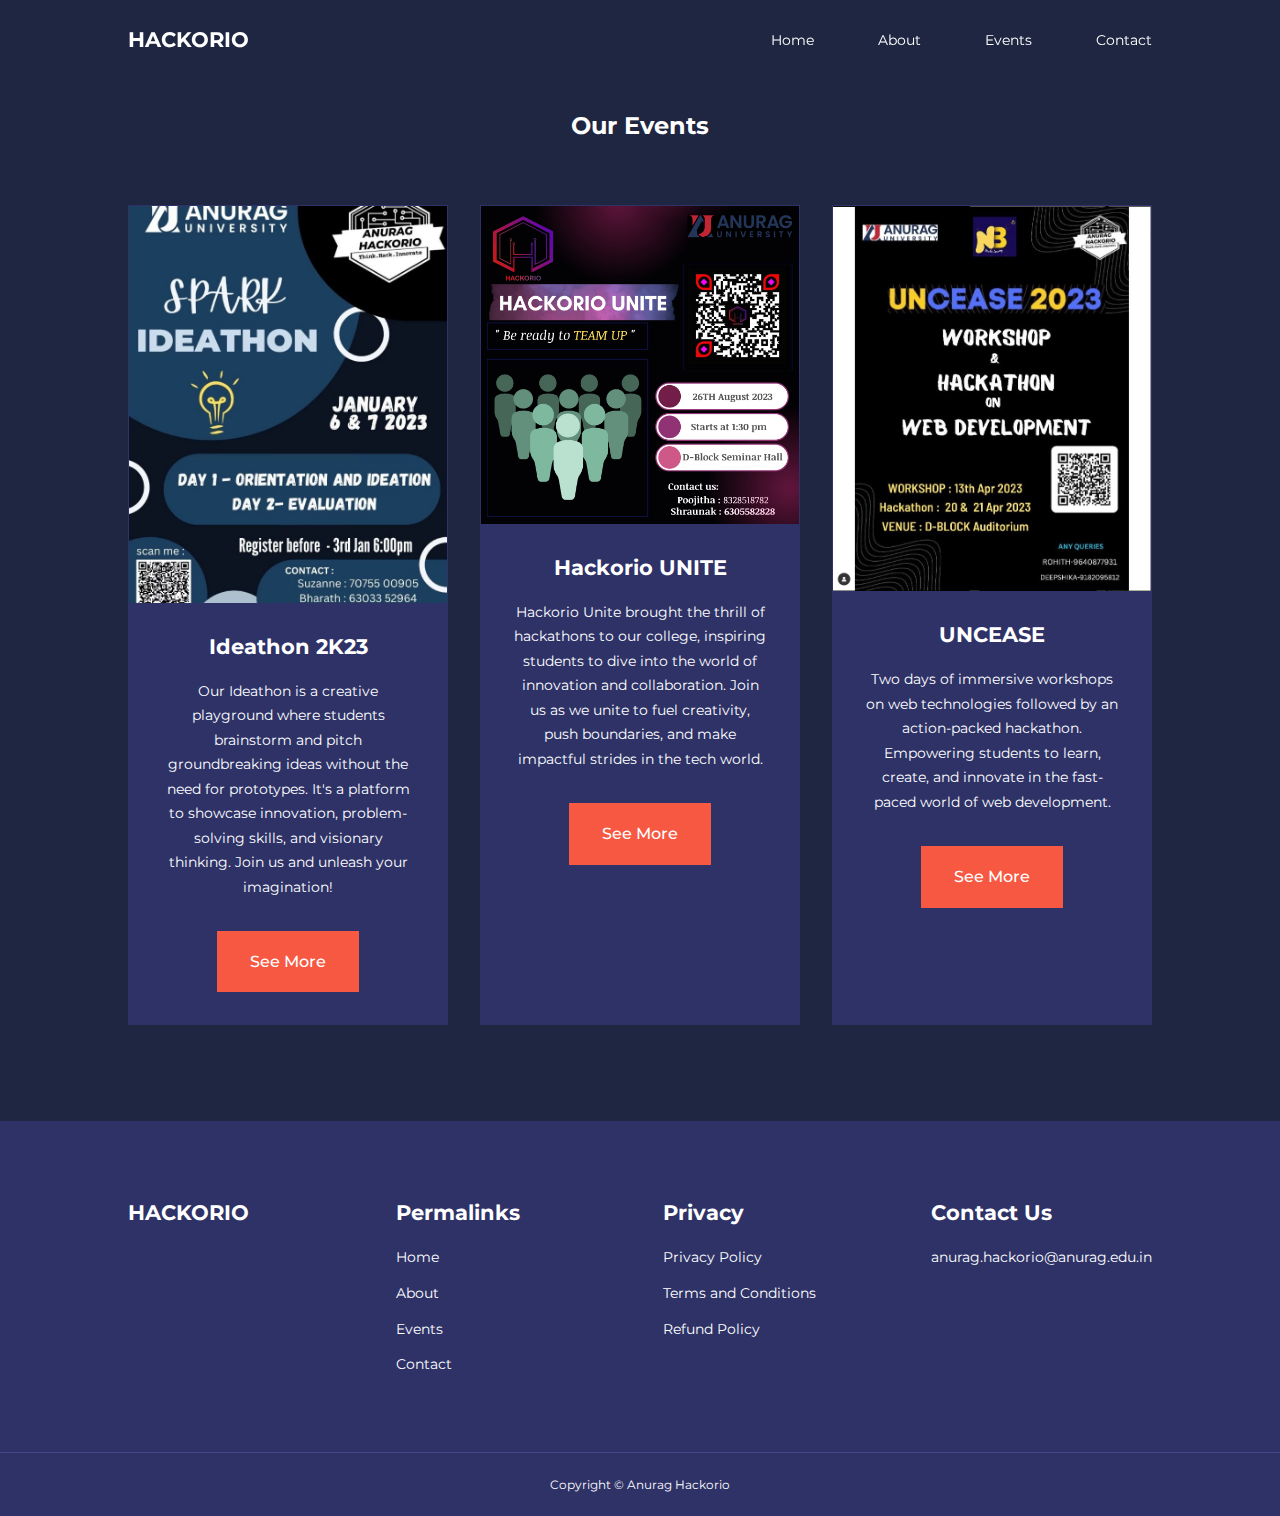
<file: events.html>
<!DOCTYPE html>
<html lang="en">
<head>
    <meta charset="UTF-8">
    <meta name="viewport" content="width=device-width, initial-scale=1.0">
    <title>Anurag Hackorio</title>
    <!-- ICONSCOUT CDN -->
    <link rel="stylesheet" href="https://unicons.iconscout.com/release/v2.1.6/css/unicons.css">
    <!-- MONTSERRAT FONT -->
    <link rel="preconnect" href="https://fonts.googleapis.com">
<link rel="preconnect" href="https://fonts.gstatic.com" crossorigin>
<link href="https://fonts.googleapis.com/css2?family=Montserrat:ital,wght@0,100..900;1,100..900&display=swap" rel="stylesheet">


    <link rel="stylesheet" href="./css/style.css">
    <style>
        .events {
            margin-top: 1rem;
        }
    </style>
</head>
<body>
    <nav>
        <div class="container nav__container">
            <a href="index.html"><h4>HACKORIO</h4></a>
            <ul class="nav_menu">
                <li><a href="index.html">Home</a></li>
                <li><a href="about.html">About</a></li>
                <li><a href="events.html">Events</a></li>
                <li><a href="contact.html">Contact</a></li>
            </ul>
            <button id="open-menu-btn"><i class="uil uil-bars"></i></button>
            <button id="close-menu-btn"><i class="uil uil-multiply"></i></button>

        </div>
    </nav>


    <section class="events">
        <h2>Our Events</h2>
        <div class="container events__container">
            <article class="event">
                <div class="event_image">
                    <img src="./images/ideathon.jpg" >
                </div>
                <div class="event__Info">
                    <h4>Ideathon 2K23</h4>
                <p>
                    Our Ideathon is a creative playground where students brainstorm and pitch groundbreaking ideas without the need for prototypes. It's a platform to showcase innovation, problem-solving skills, and visionary thinking. Join us and unleash your imagination!</p>
                <a href="events.html" class="btn btn-primary">See More</a>
                </div>
            </article>
    
            <article class="event">
                <div class="event_image">
                    <img src="./images/unite.jpg" >
                </div>
                <div class="event__Info">
                    <h4>Hackorio UNITE</h4>
                <p>
                    Hackorio Unite brought the thrill of hackathons to our college, inspiring students to dive into the world of innovation and collaboration. Join us as we unite to fuel creativity, push boundaries, and make impactful strides in the tech world.
                </p>
                <a href="events.html" class="btn btn-primary">See More</a>
                </div>
            </article>
    
            <article class="event">
                <div class="event_image">
                    <img src="./images/uncease.jpg" >
                </div>
                <div class="event__Info">
                    <h4>UNCEASE</h4>
                <p>
                    Two days of immersive workshops on web technologies followed by an action-packed hackathon. Empowering students to learn, create, and innovate in the fast-paced world of web development.
                </p>
                <a href="events.html" class="btn btn-primary">See More</a>
                </div>
            </article>
        </div>
    
    
    </section>
    
    <!-- END OF EVENTS -->
    
    <footer class="footer">
        <div class="container footer__container">
            <div class="footer__1">
                <a href="index.html" class="footer__logo"><h4>HACKORIO</h4></a>
                <p>
                </p>
            </div>
            <div class="footer__2">
                <h4>Permalinks</h4>
                <ul class="permalinks">
                    <li><a href="index.html">Home</a></li>
                    <li><a href="about.html">About</a></li>
                    <li><a href="events.html">Events</a></li>
                    <li><a href="contact.html">Contact</a></li>
                </ul>
            </div>
            <div class="footer__3">
                <h4>Privacy</h4>
                <ul class="privacy">
                    <li><a href="#">Privacy Policy</a></li>
                    <li><a href="#">Terms and Conditions</a></li>
                    <li><a href="#">Refund Policy</a></li>
                </ul>
            </div>
            <div class="footer__4">
                <h4>Contact Us</h4>
                <div>
<!--                     <p>+000000000000</p> -->
                    <p>anurag.hackorio@anurag.edu.in</p>
                </div>
            <ul class="footer__socials">
            <li><a href="#"><i class="uil uil-facebook-f"></i></a></li>
            <li><a href="https://www.instagram.com/anurag.hackorio?igsh=bTJra3JhMHphMTRn"><i class="uil uil-instagram-alt"></i></a></li>
            <li><a href="#"><i class="uil uil-twitter"></i></a></li>
            <li><a href="https://www.linkedin.com/company/anurag-hackorio/mycompany/"><i class="uil uil-linkedin-alt"></i></a></li>
        </ul>
            </div>
        </div>
        <div class="footer__copyright">
            <small>Copyright &copy; Anurag Hackorio</small>
        </div>
    </footer>
    
    <!--END OF FOOTER  -->
    
    
    
    <script src="main.js" ></script>
    
    
    </body>
    </html>
</file>
<file: css/style.css>
*{
    margin:0;
    padding: 0;
    border: 0;
    outline: 0;
    text-decoration: none;
    list-style: none;
    box-sizing: border-box;
}
:root{
    --color-primary: #6c63ff;
    --color-success: #00bf83;
    --color-warning: #f7c94b;
    --color-danger: #f75842;
    --color-danger-variant: rgba(247,8,66,0.4);
    --color-white:#fff;
    --color-light: rgba(255,255,255,0.7);
    --color-black:#000;
    --color-bg:#1f2641;
    ---color-bg1:#2e3267;
    --color-bg2: #424890;

    --container-width-lg: 80%;
    --container-width-md: 90%;
    --container-width-sm: 94%;

    --transition: all 400ms ease;
    
}
body{
    font-family: "Montserrat", sans-serif;
    line-height: 1.7;
    color: var(--color-white);
    background: var(--color-bg);
}
.container{
    width: var(--container-width-lg);
    margin: 0 auto;
}
section {
    padding: 6rem 0;
}
section h2{
    text-align: center;
    margin-bottom: 4rem;
}
h1,
h2,
h3,
h4,
h5{
    line-height: 1.2;

}
h1{
    font-size: 2.4 rem;
}
h2{
    font-size: 2 rem;
}
h3{
    font-size: 1.6rem;

}
h4{
    font-size: 1.3rem;
}

a {
    color: var(--color-white);
}
img{
    width: 100%;
    display: block;
    object-fit: cover;
}
.btn{
    display: inline-block;
    background: var(--color-white);
    color: var(--color-black);
    padding: 1rem 2rem;
    border: 1px solid transparent;
    font-weight: 500;
    transition: var(--transition);
}

.btn:hover{
    background: transparent;
    color: var(--color-white);
    border-color: var(--color-white);
}

.btn-primary{
    background: var(--color-danger);
    color: var(--color-white);
}
/*=================NAVBAR====================*/
nav{
    background: transparent;
    width: 100vw;
    height: 5rem;
    position: fixed;
    top: 0;
    z-index: 11;
}
/* Change Navbar styles */
.window-scroll{
    background: var(--color-primary);
    box-shadow: 0 1rem 2rem rgba(0,0,0,0.2);
}

.nav__container{
    height: 100%;
    display: flex;
    justify-content: space-between;
    align-items: center;
}

nav button{
    display: none;
}

.nav_menu {
    display: flex;
    align-items: center;
    gap: 4rem;
}
.nav_menu a {
    font-size: 0.9rem;
    transition: var(--transition);
}

.nav_menu a:hover{
    color: var(--color-bg2);

}

/*===========Header==================*/

header{
    position: relative;
    top: 5rem;
    overflow: hidden;
    height: 70vh;
    margin-bottom: 5rem;
}

.header__container {
    display: grid;
    grid-template-columns: 1fr 1fr;
    align-items: center;
    gap: 5rem;
    height: 100%;
}
.header__left p {
    margin: 1rem 0 2.4rem;
}

 
/*===========Categories==================*/
.categories {
    background: var(---color-bg1);
    height: 32rem;
}
.categories h1{
    line-height: 1;
    margin-bottom: 3rem;
}
.categories__container {
    display: grid;
    grid-template-columns: 40% 60%;
}
.categories__left{
    margin-right: 4rem;
}
.categories__left p {
    margin: 1rem 0 3rem;
}

.categories__right{
    display: grid;
    grid-template-columns: repeat(3,1fr);
    gap: 1.2rem;

}

.category {
    background: var(--color-bg2);
    padding: 2rem;
    border-radius: 2rem;
    transition: var(--transition);

}
.category:hover {
    box-shadow: 0 3rem 3rem rgba(0,0,0,0.3);
    z-index: 1;
}

.category:nth-child(2) .category__icon {
    background: var(--color-danger);

}
.category:nth-child(3) .category__icon {
    background: var(--color-success);

}
.category:nth-child(4) .category__icon {
    background: var(--color-warning);

}
.category:nth-child(5) .category__icon {
    background: var(--color-success);

}



.category__icon {
    
    background: var(--color-primary);
    
    /* Here I am gettting padding error if padding error is fixed then remove margin bottom and add padding: 0.7rem and border radius as 0.9rem */
    padding: 0.7rem;
    border-radius: 0.9rem;
}

.category h5 {
    margin: 2rem 0 1rem;

}
.category p {
    font-size: 0.85rem;
}

/* POPULAR EVENTS */

.events {
    margin-top: 10rem;

}

.events__container {
    display: grid;
    grid-template-columns: repeat(3, 1fr);
    gap: 2rem;
}

.event {
    background: var(---color-bg1);
    text-align: center;
    border: 1px solid transparent;
    transition: var(--transition);
}

.event:hover {
    background: transparent;
    border-color: var(--color-primary);

}


.event__Info {
    padding: 2rem;
}

.event__Info p {
    margin: 1.2rem 0 2rem;
    font-size: 0.9rem;
}

/* END OF EVENTS */

/* Start OF FAQS */
.faqs {
    background: var(---color-bg1);
    box-shadow: inset 0 0 3rem rgba(0,0,0,0.5);

}
.faqs__container {
    display: grid;
    grid-template-columns: 1fr 1fr;
    gap: 1rem;
}

.faq {
    padding: 2rem;
    display: flex;
    align-items: centre;
    gap: 1.4rem;
    height: fit-content;
    background: var(--color-primary);
    cursor: pointer;
}

.faq h4 {
    font-size: 1rem;
    line-height: 2.2;
}

.faq__icon{
    align-self: flex-start;
    font-size: 1.2rem;

}

.faq p{
    margin-top: 0.8rem;
    display: none;

}

.faq.open p{
    display: block;
}

/* TESTIMONIALS */

.testimonials__container {
    overflow-x: hidden;
    position: relative;
    margin-bottom: 5rem;

}

.testimonial{
    padding-top: 2rem;
}

.avatar{
    width: 6rem;
    height: 6rem;
    border-radius: 50%;
    overflow: hidden;
    margin: 0 auto 1rem;
    border: 1rem solid var(---color-bg1);
}

.testimonial__info{
    text-align: center;
}
.testimonial__body{
    background: var(--color-primary);
    padding: 2rem;
    margin-top: 3rem;
    position: relative;

}

.testimonial__body::before {
    content: "";
    display: block;
    background: linear-gradient(135deg, transparent,var(--color-primary),var(--color-primary),var(--color-primary));
    width: 3rem;
    height: 3rem;
    position: absolute;
    left: 50%;
    top: -1.5rem;
    transform: rotate(45deg);
}

/* =============FOOTER================== */

footer{
    background: var(---color-bg1);
    padding-top: 5rem;
    font-size: 0.9rem;
    
}
.footer__container {
    display: grid;
    grid-template-columns: repeat(4,1fr);
    gap: 5rem;
} 

.footer__container > div h4{
    margin-bottom: 1.2rem;

}

.footer__1 p {
    margin: 1rem 0 2rem;
}

footer ul li{
    margin-bottom: 0.7rem;
}


footer ul li a:hover{
    text-decoration: underline;

}

.footer__socials{
    display: flex;
    gap: 1rem;
    font-size: 1.2rem;
    margin-top: 2rem;
}

.footer__copyright {
    text-align: center;
    margin-top: 4rem;
    padding: 1.2rem 0;
    border-top: 1px solid var(--color-bg2);

}

/* EDIT THIS OUT  COPIED THESE CONTENTS TO MEDIA FOLDER*/

/* paste contents from media.css from media folder*/
</file>
<file: css/about.css>
.about__achievements{
    margin-top: 3rem;

}

.about__achievements-container{
    display: grid;
    grid-template-columns: 40% 60%;
    gap: 5rem;

}

.about__achievements-right >p{
    margin: 1.6rem 0 2.5rem;
}

.achievements__cards{
    display: grid;
    grid-template-columns: repeat(3,1fr);
    gap: 1.5rem;
}

.achievement__card{
    background-color: var(--color-bg1);
    padding: 1.6rem;
    border-radius: 3rem;
    text-align: center;
    transition: var(--transition);
}

.achievement__card:hover{
    background: var(--color-bg2);
    box-shadow: 0 3rem 3rem rgba(0,0,0,0.3);
}

.achievement__icon {
    background: var(--color-danger);
    padding: 0.6rem;
    border-radius: 1rem;
    display: inline-block;
    margin-bottom: 2rem;
    font-size: 2rem;

}

.achievement__card:nth-child(2) .achievement__icon {
    background: var(--color-success);
}

.achievement__card:nth-child(3) .achievement__icon {
    background: var(--color-primary);
}

.achievement__card{
    margin-top: 1rem;
}
 

/* MEET OUT TEAM */

.team{
    background: var(--color-bg1);
    box-shadow: inset 0 0 3rem rgba(0,0,0,0.5);

}

.team__container {
    display: grid;
    grid-template-columns: repeat(4, 1fr); /* Four columns with equal width */
    gap: 2rem; /* Adjust the gap as needed */
}

.team__member{
    background: var(--color-bg2);
    padding: 2rem;
    border: 1px solid transparent;
    transition: var(--transition);
    position: relative;
    overflow: hidden;

}

.team__member:hover{
    background: transparent;
    border-color: var(--color-primary);
}

.team__member-img {
    filter: saturate(0);
}

.team__member:hover img {
    filter: saturate(1);
}

.team__member-info *{
    text-align: center;
    margin: 1.4rem;

}
.team__member-info p{
    color: var(--color-light);
}

.team__member-socials {
    position: absolute;
    top: 50%;
    transform: translateY(-50%);
    right: -100%;
    display: flex;
    flex-direction: column;
    background: var(--color-primary);
    border-radius: 1rem 0 0 1rem;
    box-shadow: -2rem 0 2rem rgba(0,0,0,0.3);
    transition: var(--transition);
}

.team__member:hover .team__member-socials {
    right: 0;

}

.team__member-socials a {
    padding: 1rem;
}

@media screen and (max-width: 1024px){
 .container{
    width: var(--coontainer-width--md);

 }
 h1{
    font-size: 2.2rem;

 }
 h2{
    font-size: 1.7rem;
 }
 h3{
    font-size: 1.4rem;

 }
 h4{
    font-size: 1.2rem;
 }

/* NAVBAR */

nav button {
    display: inline-block;
    background: transparent;
    font-size: 1.8rem;
    color: var(--color-white);
    cursor: pointer;

}
nav button#close-menu-btn {
    display: none;

}

.nav_menu{
    position: fixed;
    top: 5rem;
    right: 5%;
}
}
</file>
<file: css/contact.css>
.contact__container{
    background: var(--color-bg2);
    padding: 4rem;
    display: grid;
    grid-template-columns: 40% 60%;
    gap: 4rem;
    height: 30rem;
    margin: 7rem auto;
    border-radius: 1rem;
}



/* Aside */

.contact__aside{
    background: var(--color-primary);
    padding: 3rem;
    border-radius: 1rem;
    position: relative;
    bottom: 10rem;

}


.aside__image{
    width: 12rem;
    margin-bottom: 2rem;
}

.contact__aside h2{
    text-align: left;
    margin-bottom: 1rem;
}

.contact__asied p {
    font-size: 0.9rem;
    margin-bottom: 2rem;

}

.contact__details li {
    display: flex;
    gap: 1rem;
    align-items: center;
    margin-bottom: 1rem;

}

.contact__socials {
    display: flex;
    gap: 0.8rem;
    margin-top: 3rem;
}


.contact__socials a{
    background: var(--color-bg2);
    padding: 0.5rem;
    border-radius: 50%;
    font-size: 0.9rem;
    transition: var(--transition);
}

.contact__socials a:hover{
    background: transparent;

}


/* =============FORM================== */
.contact__form {
    display: flex;
    flex-direction: column;
    gap: 1.2rem;
    margin-right: 4rem;
}
.form__name{
    display: flex;
    gap: 1.2rem;

}

.contact__form input[type="text"]{
width: 50%;
}

input, textarea{
width: 100%;
padding: 1rem;
background: var(--color-bg);
color: var(--color-white);

}

.contact__form.btn{
    width: max-content;
    margin-top: 1rem ;
    cursor: pointer;
}
</file>
